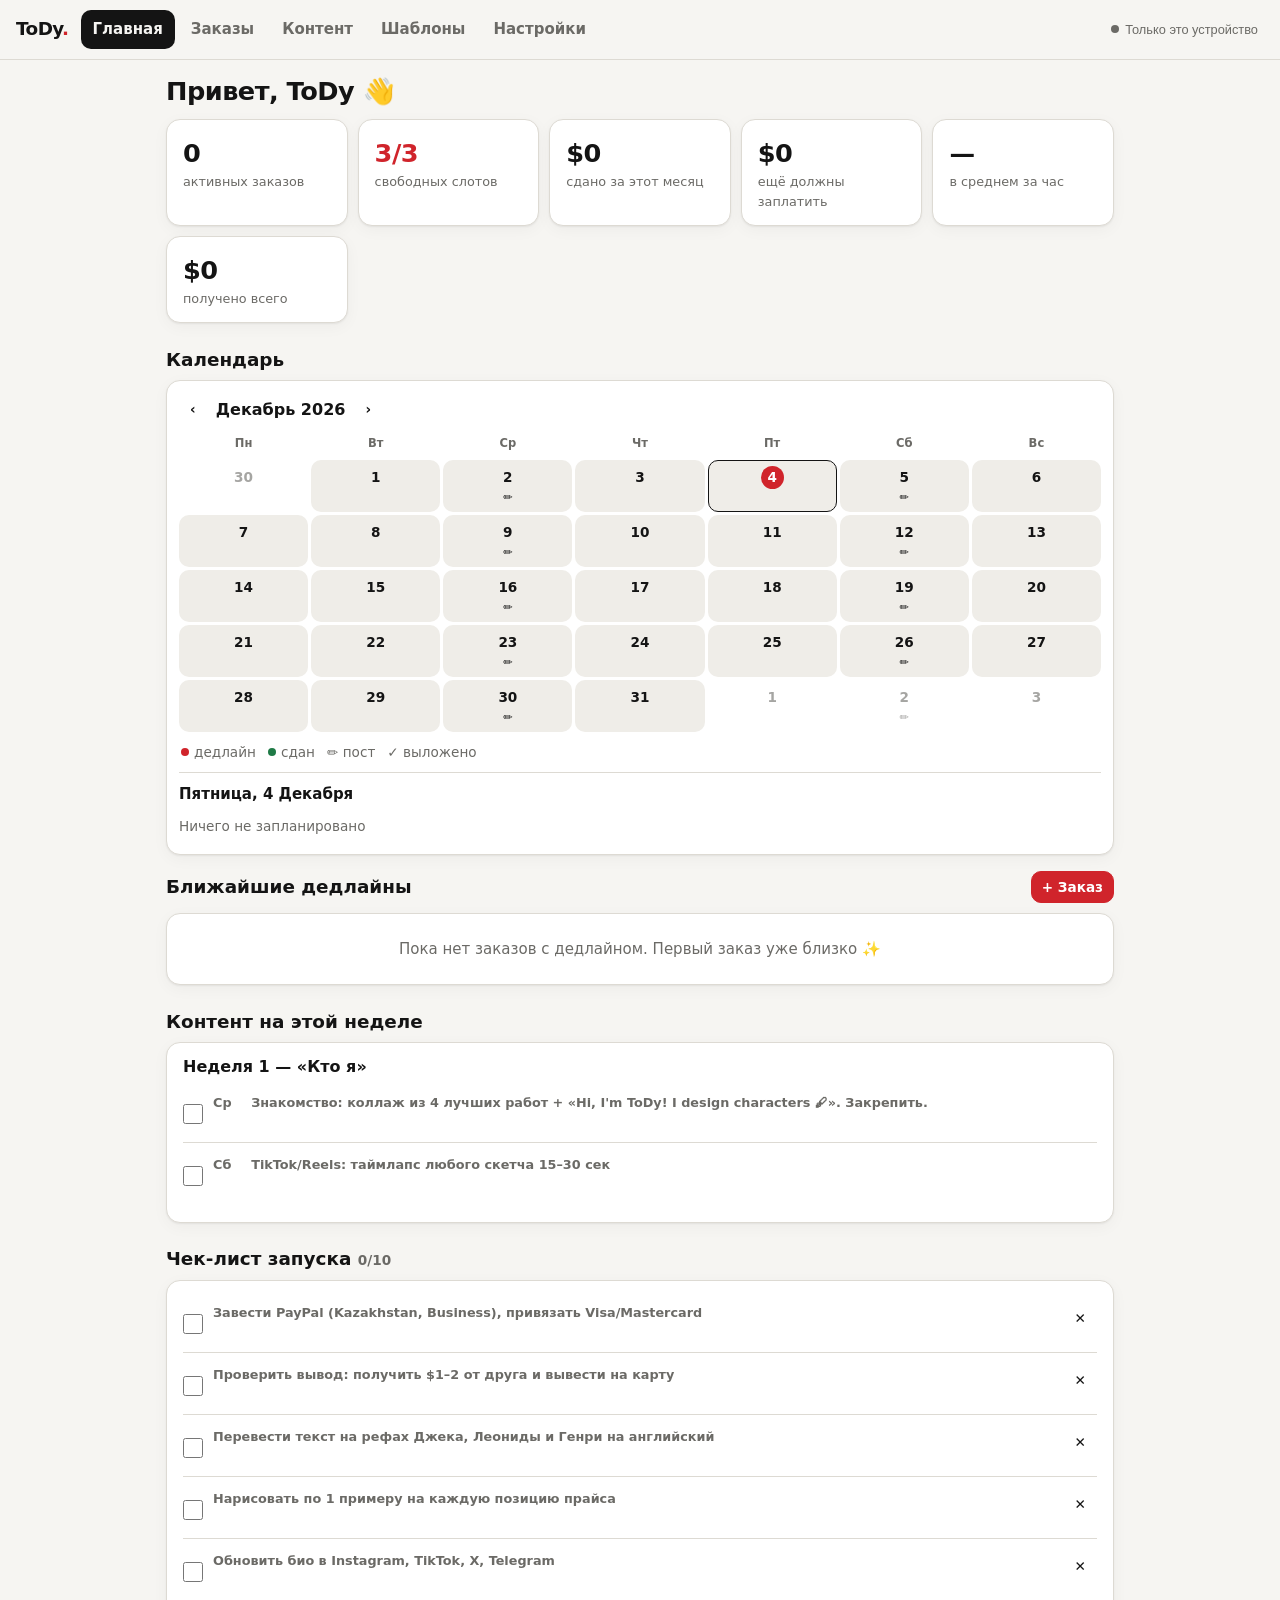
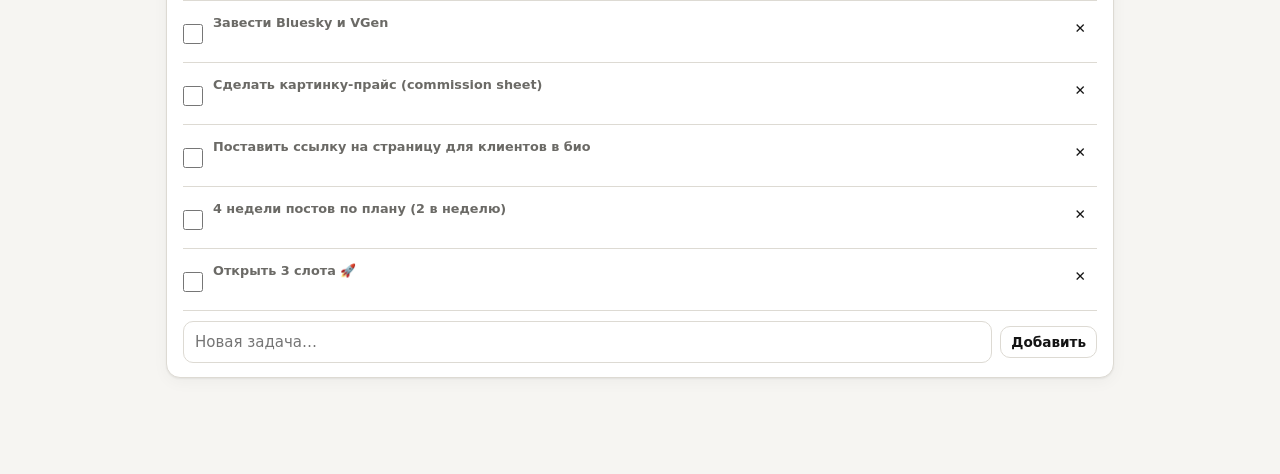
<file: docs/index.html>
<!doctype html>
<html lang="ru">
<head>
  <meta charset="utf-8">
  <meta name="viewport" content="width=device-width, initial-scale=1, viewport-fit=cover">
  <meta name="robots" content="noindex">
  <meta name="theme-color" content="#141414">
  <title>ToDy Workspace</title>
  <link rel="stylesheet" href="style.css">
</head>
<body>
  <header class="topbar">
    <div class="logo">ToDy<span>.</span></div>
    <nav class="tabs" id="tabs">
      <button data-tab="home"><span class="ico">🏠</span>Главная</button>
      <button data-tab="orders"><span class="ico">🖋</span>Заказы</button>
      <button data-tab="content"><span class="ico">📅</span>Контент</button>
      <button data-tab="templates"><span class="ico">💬</span>Шаблоны</button>
      <button data-tab="settings"><span class="ico">⚙️</span>Настройки</button>
    </nav>
    <button class="sync" id="sync" title="Синхронизация"><span class="dot"></span><span id="syncText">…</span></button>
  </header>

  <main id="view"></main>

  <dialog id="orderDlg">
    <form method="dialog" id="orderForm">
      <div class="dlg-head"><h3 id="orderDlgTitle" style="margin:0">Заказ</h3><span class="spacer"></span><button class="btn ghost small" value="cancel" formnovalidate>✕</button></div>
      <div class="dlg-body form-grid">
        <div><label>Клиент *</label><input name="client" required placeholder="Ник клиента"></div>
        <div><label>Контакт</label><input name="contact" placeholder="@ник (X), Discord, email"></div>
        <div><label>Тип</label><select name="type"></select></div>
        <div><label>Стиль</label><select name="style"><option>Sketch</option><option>Greyscale</option><option>Color</option></select></div>
        <div class="full"><label>Доп. опции</label><input name="extras" placeholder="фон, 2-й персонаж, срочно…"></div>
        <div><label>Цена, $</label><input name="price" type="number" min="0" step="1" inputmode="decimal"></div>
        <div><label>Оплачено, $</label><input name="paid" type="number" min="0" step="1" inputmode="decimal"></div>
        <div><label>Статус</label><select name="status"></select></div>
        <div><label>Дедлайн</label><input name="deadline" type="date"></div>
        <div><label>Потрачено часов</label><input name="hours" type="number" min="0" step="0.5" inputmode="decimal"></div>
        <div><label>Можно постить?</label><select name="canPost"><option value="yes">Да</option><option value="later">Позже</option><option value="no">Нет</option></select></div>
        <div class="full"><label>Заметки / референсы</label><textarea name="notes" placeholder="Ссылки на рефы, пожелания, детали…"></textarea></div>
      </div>
      <div class="dlg-foot">
        <button class="btn danger" type="button" id="orderDelete">Удалить</button>
        <span class="spacer"></span>
        <button class="btn" value="cancel" formnovalidate>Отмена</button>
        <button class="btn primary" value="save" id="orderSave">Сохранить</button>
      </div>
    </form>
  </dialog>

  <div class="toast" id="toast"></div>
  <script src="app.js"></script>
</body>
</html>
</file>
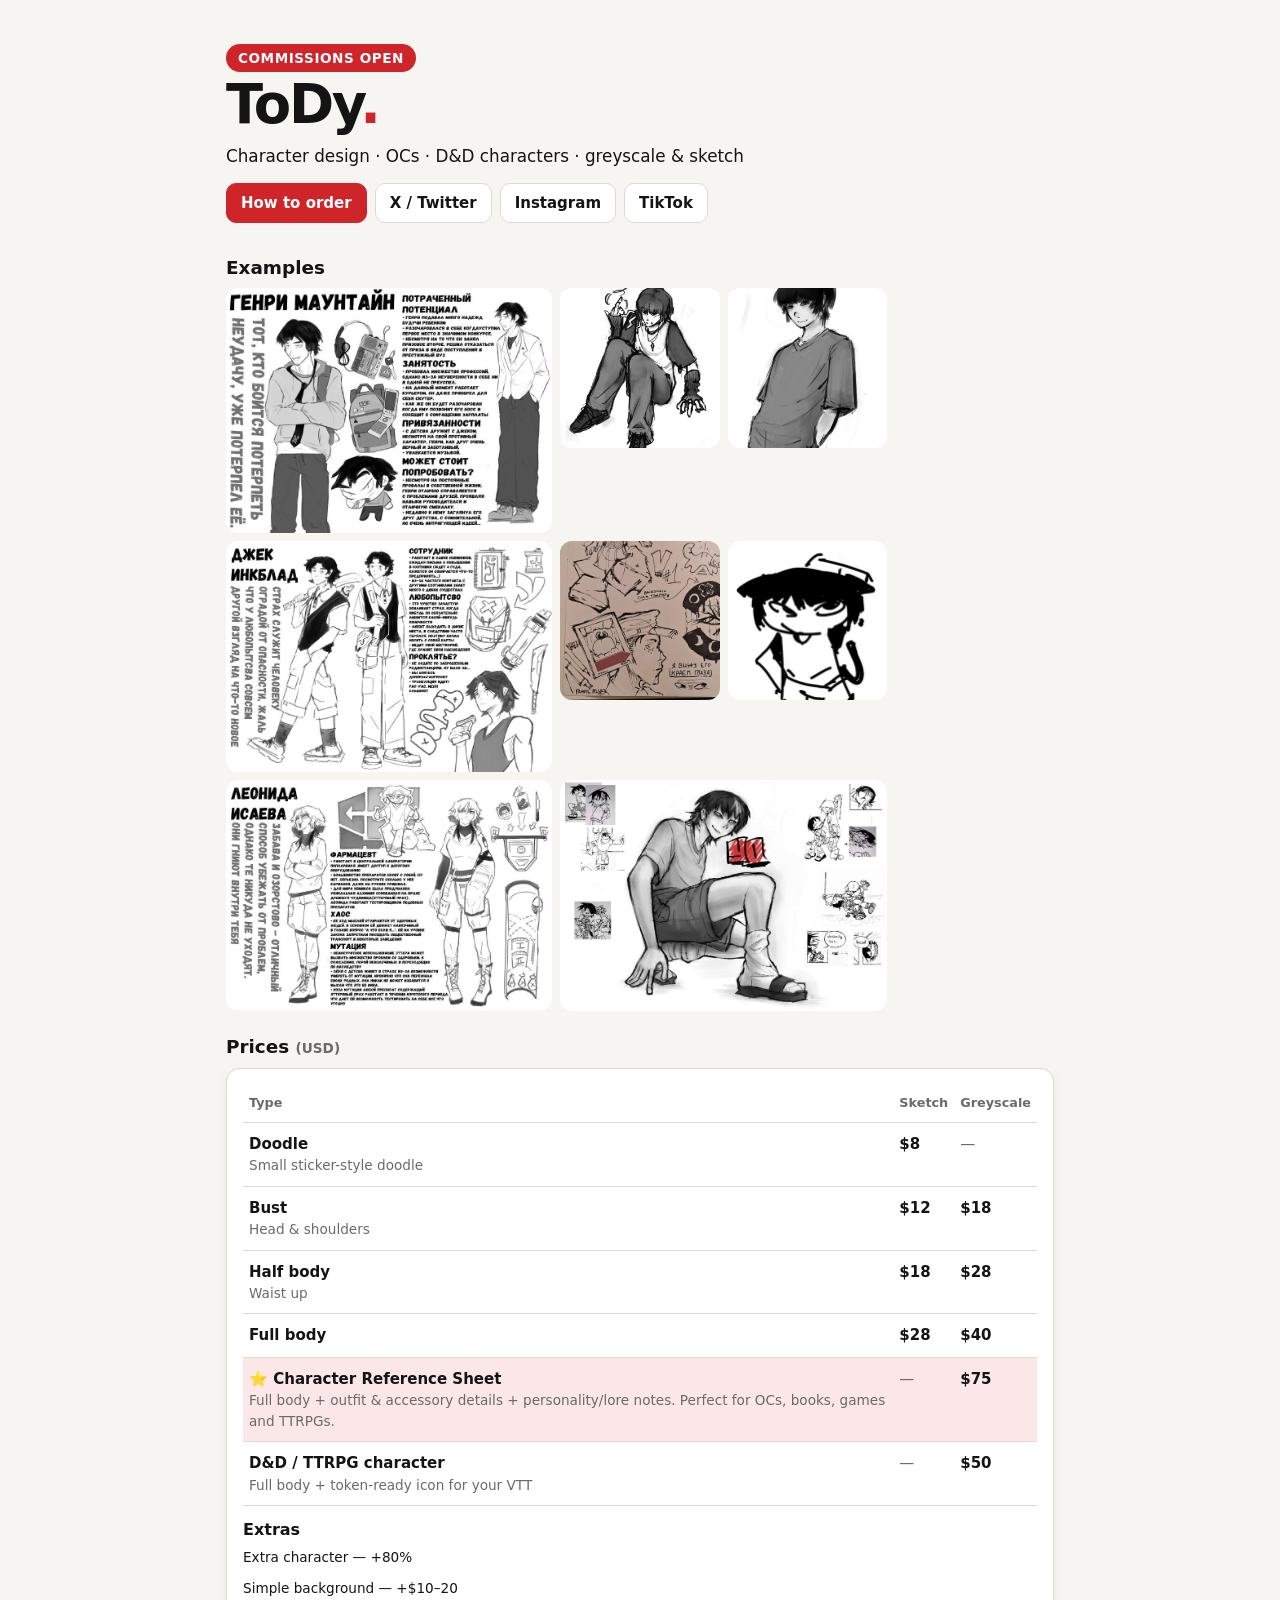
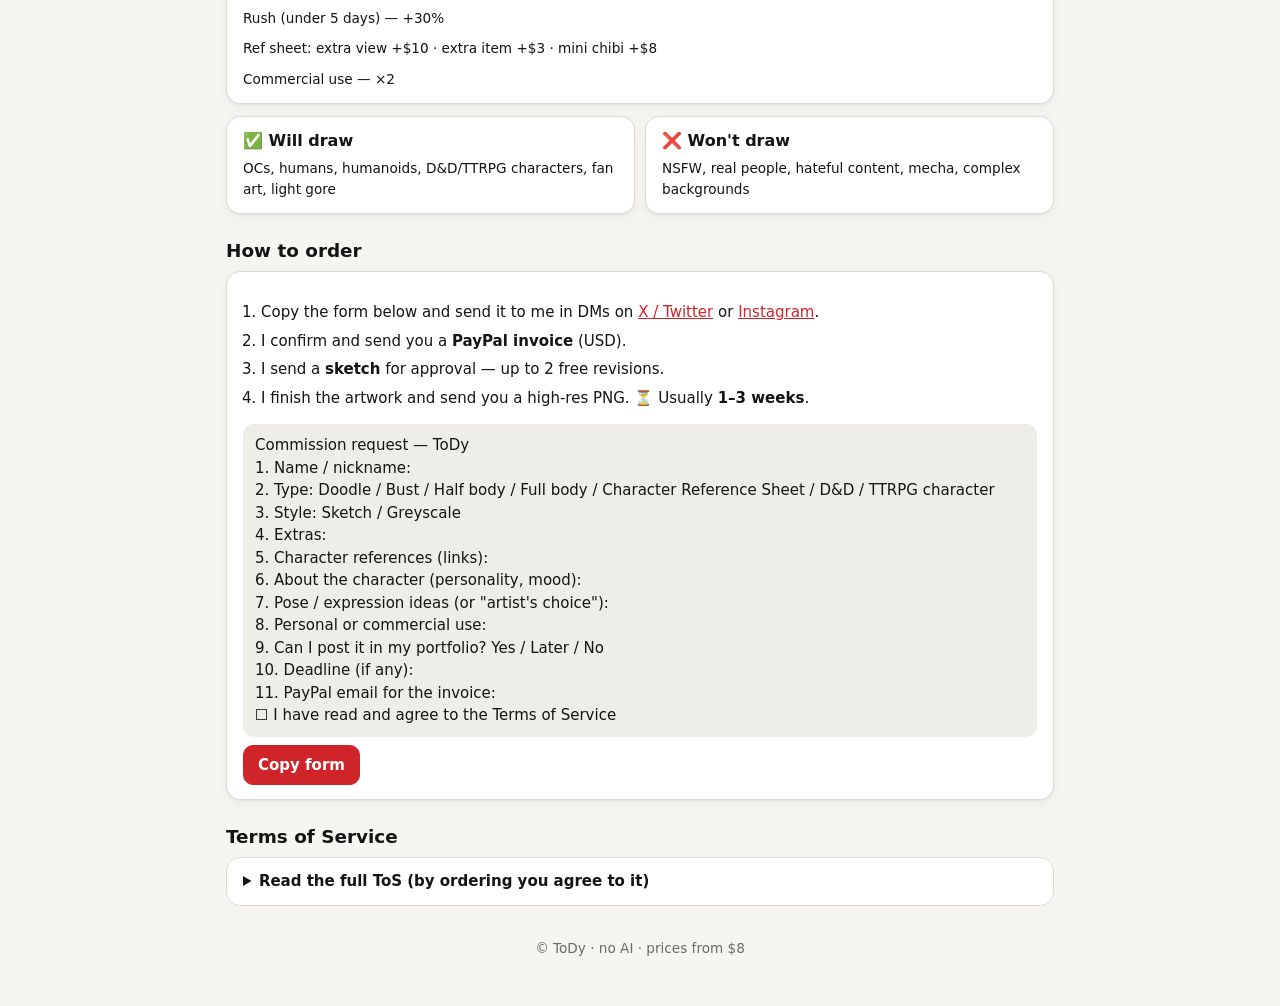
<file: docs/commissions.html>
<!doctype html>
<html lang="en">
<head>
  <meta charset="utf-8">
  <meta name="viewport" content="width=device-width, initial-scale=1">
  <title>ToDy Commissions</title>
  <meta name="description" content="Character design commissions by ToDy — OCs, D&D characters, reference sheets, greyscale & sketch.">
  <meta property="og:title" content="ToDy — Commissions OPEN">
  <meta property="og:description" content="OCs · D&D characters · reference sheets · greyscale & sketch. Prices from $8.">
  <meta property="og:image" content="img/ref-henry.jpg">
  <link rel="stylesheet" href="style.css">
  <style>
    main { max-width: 860px; padding-bottom: 48px; }
    .hero { padding: 28px 0 8px; }
    .hero h1 { font-size: clamp(2.2rem, 7vw, 3.4rem); font-weight: 900; letter-spacing: -.04em; margin: 0; }
    .hero h1 span { color: var(--accent); }
    .hero p { font-size: 1.05rem; margin: 6px 0 14px; }
    .open { display: inline-block; background: var(--accent); color: #fff; font-weight: 800; padding: 4px 12px; border-radius: 999px; font-size: .85rem; letter-spacing: .04em; }
    .gallery { display: grid; grid-template-columns: repeat(auto-fill, minmax(150px, 1fr)); gap: 8px; }
    .gallery a { display: block; border-radius: 12px; overflow: hidden; background: var(--surface-2); aspect-ratio: 1; }
    .gallery img { width: 100%; height: 100%; object-fit: cover; display: block; transition: transform .2s; }
    .gallery a:hover img { transform: scale(1.03); }
    .gallery a.wide { grid-column: span 2; aspect-ratio: auto; }
    .price-table { width: 100%; border-collapse: collapse; }
    .price-table th, .price-table td { text-align: left; padding: 10px 6px; border-bottom: 1px solid var(--line); vertical-align: top; }
    .price-table th { font-size: .8rem; color: var(--muted); font-weight: 600; }
    .price-table td.p { font-weight: 800; white-space: nowrap; }
    .price-table tr.star td { background: var(--accent-soft); }
    .price-table .d { font-size: .85rem; color: var(--muted); }
    details.tos { background: var(--surface); border: 1px solid var(--line); border-radius: var(--radius); padding: 12px 16px; }
    details.tos summary { cursor: pointer; font-weight: 700; }
    details.tos h3 { margin-top: 1em; }
    .two { display: grid; grid-template-columns: 1fr 1fr; gap: 10px; }
    @media (max-width: 560px) { .two { grid-template-columns: 1fr; } }
    .open.closed { background: var(--muted); }
    .loading { text-align: center; color: var(--muted); padding: 60px 0; }
    footer { text-align: center; color: var(--muted); font-size: .85rem; margin-top: 32px; }
  </style>
</head>
<body>
  <main id="page"><div class="loading">Loading…</div></main>
  <div class="toast" id="toast"></div>
  <script src="commissions.js"></script>
</body>
</html>
</file>
<file: docs/style.css>
:root {
  --bg: #f6f5f2;
  --surface: #ffffff;
  --surface-2: #efede8;
  --text: #141414;
  --muted: #6b6a66;
  --line: #dddad3;
  --accent: #d0242b;
  --accent-soft: #fbe7e7;
  --ok: #1f7a46;
  --ok-soft: #e3f3e9;
  --warn: #9a6200;
  --warn-soft: #fbf0d9;
  --radius: 14px;
  --shadow: 0 1px 2px rgba(0,0,0,.06), 0 4px 16px rgba(0,0,0,.04);
  color-scheme: light;
}
@media (prefers-color-scheme: dark) {
  :root {
    --bg: #111111;
    --surface: #1b1b1b;
    --surface-2: #252525;
    --text: #f1efe9;
    --muted: #9b9890;
    --line: #2f2f2f;
    --accent: #ff4d55;
    --accent-soft: #3a1618;
    --ok: #5fd08f;
    --ok-soft: #13301f;
    --warn: #f1b54a;
    --warn-soft: #3a2c10;
    --shadow: none;
    color-scheme: dark;
  }
}

* { box-sizing: border-box; }
html, body { margin: 0; }
body {
  background: var(--bg);
  color: var(--text);
  font: 15px/1.5 "Inter", system-ui, -apple-system, "Segoe UI", Roboto, sans-serif;
  -webkit-font-smoothing: antialiased;
}
a { color: var(--accent); }
h1, h2, h3 { line-height: 1.2; margin: 0 0 .5em; }
h1 { font-size: 1.6rem; letter-spacing: -.02em; }
h2 { font-size: 1.15rem; margin-top: 1.4em; }
h3 { font-size: 1rem; }
.muted { color: var(--muted); }
.small { font-size: .85rem; }

/* ---------- layout ---------- */
.topbar {
  position: sticky; top: 0; z-index: 10;
  display: flex; align-items: center; gap: 12px;
  padding: 10px 16px;
  background: color-mix(in srgb, var(--bg) 88%, transparent);
  backdrop-filter: blur(10px);
  border-bottom: 1px solid var(--line);
}
.logo { font-weight: 900; font-size: 1.15rem; letter-spacing: -.03em; }
.logo span { color: var(--accent); }
.sync { margin-left: auto; font-size: .8rem; color: var(--muted); display: flex; align-items: center; gap: 6px; cursor: pointer; background: none; border: 0; padding: 4px 6px; }
.sync .dot { width: 8px; height: 8px; border-radius: 50%; background: var(--muted); }
.sync.ok .dot { background: var(--ok); }
.sync.busy .dot { background: var(--warn); }
.sync.err .dot { background: var(--accent); }

nav.tabs { display: flex; gap: 4px; }
nav.tabs button {
  border: 0; background: none; color: var(--muted);
  font: inherit; font-weight: 600; padding: 8px 12px; border-radius: 10px; cursor: pointer;
}
nav.tabs button.active { background: var(--text); color: var(--bg); }
nav.tabs .ico { display: none; }

main { max-width: 980px; margin: 0 auto; padding: 16px 16px 96px; }

@media (max-width: 720px) {
  /* backdrop-filter would turn the header into the containing block of the fixed tab bar */
  .topbar { backdrop-filter: none; background: var(--bg); }
  nav.tabs {
    position: fixed; bottom: 0; left: 0; right: 0; z-index: 20;
    background: var(--surface); border-top: 1px solid var(--line);
    justify-content: space-around; padding: 6px 4px calc(6px + env(safe-area-inset-bottom));
  }
  nav.tabs button { display: flex; flex-direction: column; align-items: center; gap: 2px; font-size: .7rem; padding: 4px 6px; flex: 1; }
  nav.tabs button.active { background: none; color: var(--accent); }
  nav.tabs .ico { display: block; font-size: 1.25rem; line-height: 1; }
}

/* ---------- components ---------- */
.card {
  background: var(--surface); border: 1px solid var(--line); border-radius: var(--radius);
  padding: 14px 16px; box-shadow: var(--shadow);
}
.stack > * + * { margin-top: 10px; }
.grid { display: grid; gap: 10px; }
.stats { grid-template-columns: repeat(auto-fit, minmax(150px, 1fr)); }
.stat .num { font-size: 1.6rem; font-weight: 800; letter-spacing: -.02em; }
.stat .lbl { font-size: .8rem; color: var(--muted); }
.stat.accent .num { color: var(--accent); }

.row { display: flex; align-items: center; gap: 8px; flex-wrap: wrap; }
.spacer { flex: 1; }

.btn {
  display: inline-flex; align-items: center; justify-content: center; gap: 6px;
  border: 1px solid var(--line); background: var(--surface); color: var(--text);
  font: inherit; font-weight: 600; padding: 8px 14px; border-radius: 10px; cursor: pointer;
  text-decoration: none; min-height: 40px;
}
.btn:hover { border-color: var(--muted); }
.btn.primary { background: var(--accent); border-color: var(--accent); color: #fff; }
.btn.ghost { border-color: transparent; background: none; }
.btn.small { padding: 4px 10px; min-height: 32px; font-size: .85rem; }
.btn.danger { color: var(--accent); }

.chips { display: flex; gap: 6px; flex-wrap: wrap; }
.chip {
  border: 1px solid var(--line); background: var(--surface); color: var(--text);
  font: inherit; font-size: .85rem; padding: 5px 12px; border-radius: 999px; cursor: pointer;
}
.chip.active { background: var(--text); color: var(--bg); border-color: var(--text); }

.badge { display: inline-block; font-size: .75rem; font-weight: 700; padding: 2px 8px; border-radius: 999px; background: var(--surface-2); color: var(--muted); white-space: nowrap; }
.badge.red { background: var(--accent-soft); color: var(--accent); }
.badge.green { background: var(--ok-soft); color: var(--ok); }
.badge.yellow { background: var(--warn-soft); color: var(--warn); }

/* orders */
.order { display: grid; gap: 6px; }
.order .title { font-weight: 700; font-size: 1.02rem; }
.order .meta { font-size: .85rem; color: var(--muted); }
.order .price { font-weight: 800; font-size: 1.05rem; }
.order select { max-width: 180px; }
.progress { display: flex; gap: 3px; }
.progress i { flex: 1; height: 4px; border-radius: 2px; background: var(--surface-2); }
.progress i.on { background: var(--accent); }

/* checklist */
.check { display: flex; gap: 10px; align-items: flex-start; padding: 8px 0; border-bottom: 1px solid var(--line); }
.check:last-child { border-bottom: 0; }
.check input { width: 20px; height: 20px; margin: 1px 0 0; accent-color: var(--accent); flex-shrink: 0; }
.check.done .txt { color: var(--muted); text-decoration: line-through; }
.check .day { font-weight: 700; min-width: 2.2em; }
.check .del { margin-left: auto; }

/* templates */
.tpl pre {
  white-space: pre-wrap; word-break: break-word; margin: 8px 0;
  font: inherit; background: var(--surface-2); padding: 10px 12px; border-radius: 10px;
}
.tpl .tr { font-size: .85rem; color: var(--muted); font-style: italic; }

/* forms */
label { display: block; font-size: .8rem; font-weight: 600; color: var(--muted); margin-bottom: 4px; }
input, select, textarea {
  width: 100%; font: inherit; color: var(--text); background: var(--surface);
  border: 1px solid var(--line); border-radius: 10px; padding: 9px 11px; min-height: 40px;
}
textarea { min-height: 70px; resize: vertical; }
input:focus, select:focus, textarea:focus { outline: 2px solid var(--accent); outline-offset: -1px; border-color: transparent; }
.form-grid { display: grid; grid-template-columns: 1fr 1fr; gap: 10px 12px; }
.form-grid .full { grid-column: 1 / -1; }
@media (max-width: 520px) { .form-grid { grid-template-columns: 1fr; } }

dialog {
  border: 0; border-radius: 18px; padding: 0; width: min(560px, calc(100vw - 24px));
  background: var(--surface); color: var(--text); max-height: calc(100vh - 24px);
}
dialog::backdrop { background: rgba(0,0,0,.45); }
dialog .dlg-head { display: flex; align-items: center; padding: 14px 16px; border-bottom: 1px solid var(--line); position: sticky; top: 0; background: var(--surface); z-index: 1; }
dialog .dlg-body { padding: 16px; }
dialog .dlg-foot { display: flex; gap: 8px; padding: 12px 16px; border-top: 1px solid var(--line); position: sticky; bottom: 0; background: var(--surface); }

.steps { padding-left: 1.2em; }
.steps li { margin-bottom: 6px; }
code { background: var(--surface-2); padding: 1px 6px; border-radius: 6px; font-size: .9em; }

.toast {
  position: fixed; left: 50%; bottom: 90px; transform: translateX(-50%);
  background: var(--text); color: var(--bg); padding: 10px 16px; border-radius: 12px;
  font-weight: 600; font-size: .9rem; z-index: 50; opacity: 0; transition: opacity .2s; pointer-events: none;
}
.toast.show { opacity: 1; }
.empty { text-align: center; color: var(--muted); padding: 24px 8px; }

/* calendar */
.cal { padding: 12px; }
.cal-head { gap: 2px; margin-bottom: 8px; }
.cal-title { margin: 0 4px; text-transform: capitalize; min-width: 8.5em; text-align: center; }
.cal-grid { display: grid; grid-template-columns: repeat(7, 1fr); gap: 3px; }
.cal-wd { text-align: center; font-size: .72rem; font-weight: 700; color: var(--muted); padding: 2px 0 4px; }
.cal-day {
  display: flex; flex-direction: column; align-items: center; justify-content: flex-start; gap: 2px;
  min-height: 52px; padding: 5px 0 4px; border-radius: 10px; border: 1px solid transparent;
  background: var(--surface-2); color: var(--text); font: inherit; cursor: pointer;
}
.cal-day:hover { border-color: var(--line); }
.cal-day .n { font-size: .85rem; font-weight: 600; line-height: 1.4; width: 1.7em; height: 1.7em; display: grid; place-items: center; border-radius: 50%; }
.cal-day.out { background: none; color: var(--muted); opacity: .6; }
.cal-day.today .n { background: var(--accent); color: #fff; }
.cal-day.sel { border-color: var(--text); }
.cal-day .dots { display: flex; gap: 3px; align-items: center; justify-content: center; flex-wrap: wrap; min-height: 14px; }
.dot { display: inline-block; width: 8px; height: 8px; border-radius: 50%; background: var(--muted); flex-shrink: 0; }
.dot.red { background: var(--accent); }
.dot.green { background: var(--ok); }
.mark { font-style: normal; font-size: .7rem; line-height: 1; }
.mark.faint { opacity: .4; }
.mark.done { color: var(--ok); font-weight: 900; font-size: .8rem; }
.cal-legend { display: flex; gap: 12px; flex-wrap: wrap; margin: 10px 2px 0; }
.cal-legend span { display: inline-flex; align-items: center; gap: 5px; }
.cal-details { border-top: 1px solid var(--line); margin-top: 10px; padding-top: 10px; }
.cal-sel-title { font-weight: 700; text-transform: capitalize; margin-bottom: 4px; }
.cal-item {
  display: flex; align-items: center; gap: 8px; width: 100%; text-align: left;
  background: none; border: 0; border-bottom: 1px solid var(--line); padding: 9px 0;
  font: inherit; color: var(--text); cursor: pointer;
}
.cal-item span:nth-child(2) { flex: 1; }
.cal-item.static { cursor: default; }
@media (max-width: 400px) { .cal-day { min-height: 46px; } .cal-title { min-width: 0; } }

/* settings: collapsible sections */
details.sec { padding: 0; }
details.sec > summary {
  list-style: none; cursor: pointer; display: flex; align-items: center; gap: 10px;
  padding: 14px 16px; font-weight: 700;
}
details.sec > summary::-webkit-details-marker { display: none; }
details.sec > summary::after { content: '›'; margin-left: auto; font-size: 1.3rem; line-height: 1; color: var(--muted); transition: transform .15s; }
details.sec[open] > summary::after { transform: rotate(90deg); }
details.sec > summary .muted { font-weight: 500; }
.sec-body { padding: 0 16px 16px; }

.switch { display: flex; gap: 10px; align-items: flex-start; font-size: .95rem; font-weight: 500; color: var(--text); cursor: pointer; }
.switch input, .mini input { width: 20px; height: 20px; min-height: 0; margin: 0; accent-color: var(--accent); flex-shrink: 0; }
.mini { display: inline-flex; align-items: center; gap: 6px; margin: 0; font-size: .85rem; color: var(--text); font-weight: 500; cursor: pointer; }
.grow { flex: 1; min-width: 120px; width: auto; }
.lbl-in { width: 130px; flex: 0 0 auto; }
@media (max-width: 520px) { .lbl-in { width: 100%; } }

/* gallery editor */
.thumbs { display: grid; grid-template-columns: repeat(auto-fill, minmax(150px, 1fr)); gap: 10px; }
.thumb { display: flex; flex-direction: column; gap: 6px; background: var(--surface-2); border-radius: 12px; padding: 6px; min-width: 0; }
.thumb.wide { grid-column: span 2; }
.thumb .img { position: relative; aspect-ratio: 1; border-radius: 8px; overflow: hidden; background: var(--bg); }
.thumb.wide .img { aspect-ratio: 2 / 1; }
.thumb img { width: 100%; height: 100%; object-fit: cover; display: block; }
.thumb .new { position: absolute; top: 6px; left: 6px; }
.thumb input[data-sp] { min-height: 34px; padding: 5px 8px; font-size: .85rem; }
.thumb .tools { gap: 2px; flex-wrap: wrap; row-gap: 0; }
.thumb .tools .mini { font-size: .8rem; gap: 4px; }
.thumb .tools .mini input { width: 16px; height: 16px; }
.thumb .tools .btn { padding: 2px 8px; min-height: 30px; }
.thumb.add { align-items: center; justify-content: center; text-align: center; cursor: pointer; border: 2px dashed var(--line); background: none; min-height: 150px; color: var(--muted); font-weight: 600; }
.thumb.add span { font-size: .9rem; line-height: 1.6; }
.thumb.add:hover { border-color: var(--accent); color: var(--accent); }
@media (max-width: 360px) { .thumb.wide { grid-column: span 1; } }

/* price editor */
.price-edit { display: grid; gap: 6px; padding: 10px; border: 1px solid var(--line); border-radius: 12px; }
.price-edit.star { border-color: var(--accent); background: var(--accent-soft); }
.price-edit .row { flex-wrap: wrap; }
.price-edit .pr { display: flex; flex-direction: column; gap: 2px; margin: 0; width: 110px; }
.price-edit .pr input { min-height: 36px; padding: 5px 8px; }
.chip .x { border: 0; background: none; color: inherit; cursor: pointer; padding: 0 0 0 4px; font: inherit; opacity: .6; }
.chip .x:hover { opacity: 1; color: var(--accent); }

/* publish bar */
.publish-bar {
  position: fixed; left: 50%; transform: translate(-50%, 20px); bottom: 16px; z-index: 30;
  opacity: 0; visibility: hidden;
  width: min(640px, calc(100vw - 24px));
  display: flex; align-items: center; gap: 8px; padding: 10px 12px 10px 16px;
  background: var(--text); color: var(--bg); border-radius: 14px; box-shadow: 0 8px 30px rgba(0,0,0,.25);
  font-weight: 600; font-size: .9rem; transition: transform .2s, opacity .2s, visibility .2s; pointer-events: none;
  flex-wrap: wrap;
}
.publish-bar.show { transform: translate(-50%, 0); opacity: 1; visibility: visible; pointer-events: auto; }
@media (max-width: 480px) { .publish-bar > span:first-child { flex-basis: 100%; } .publish-bar .spacer { display: none; } .publish-bar .btn { flex: 1; } }
.publish-bar .btn:not(.primary) { background: transparent; color: var(--bg); border-color: color-mix(in srgb, var(--bg) 35%, transparent); }
@media (max-width: 720px) { .publish-bar { bottom: calc(76px + env(safe-area-inset-bottom)); } }
</file>
